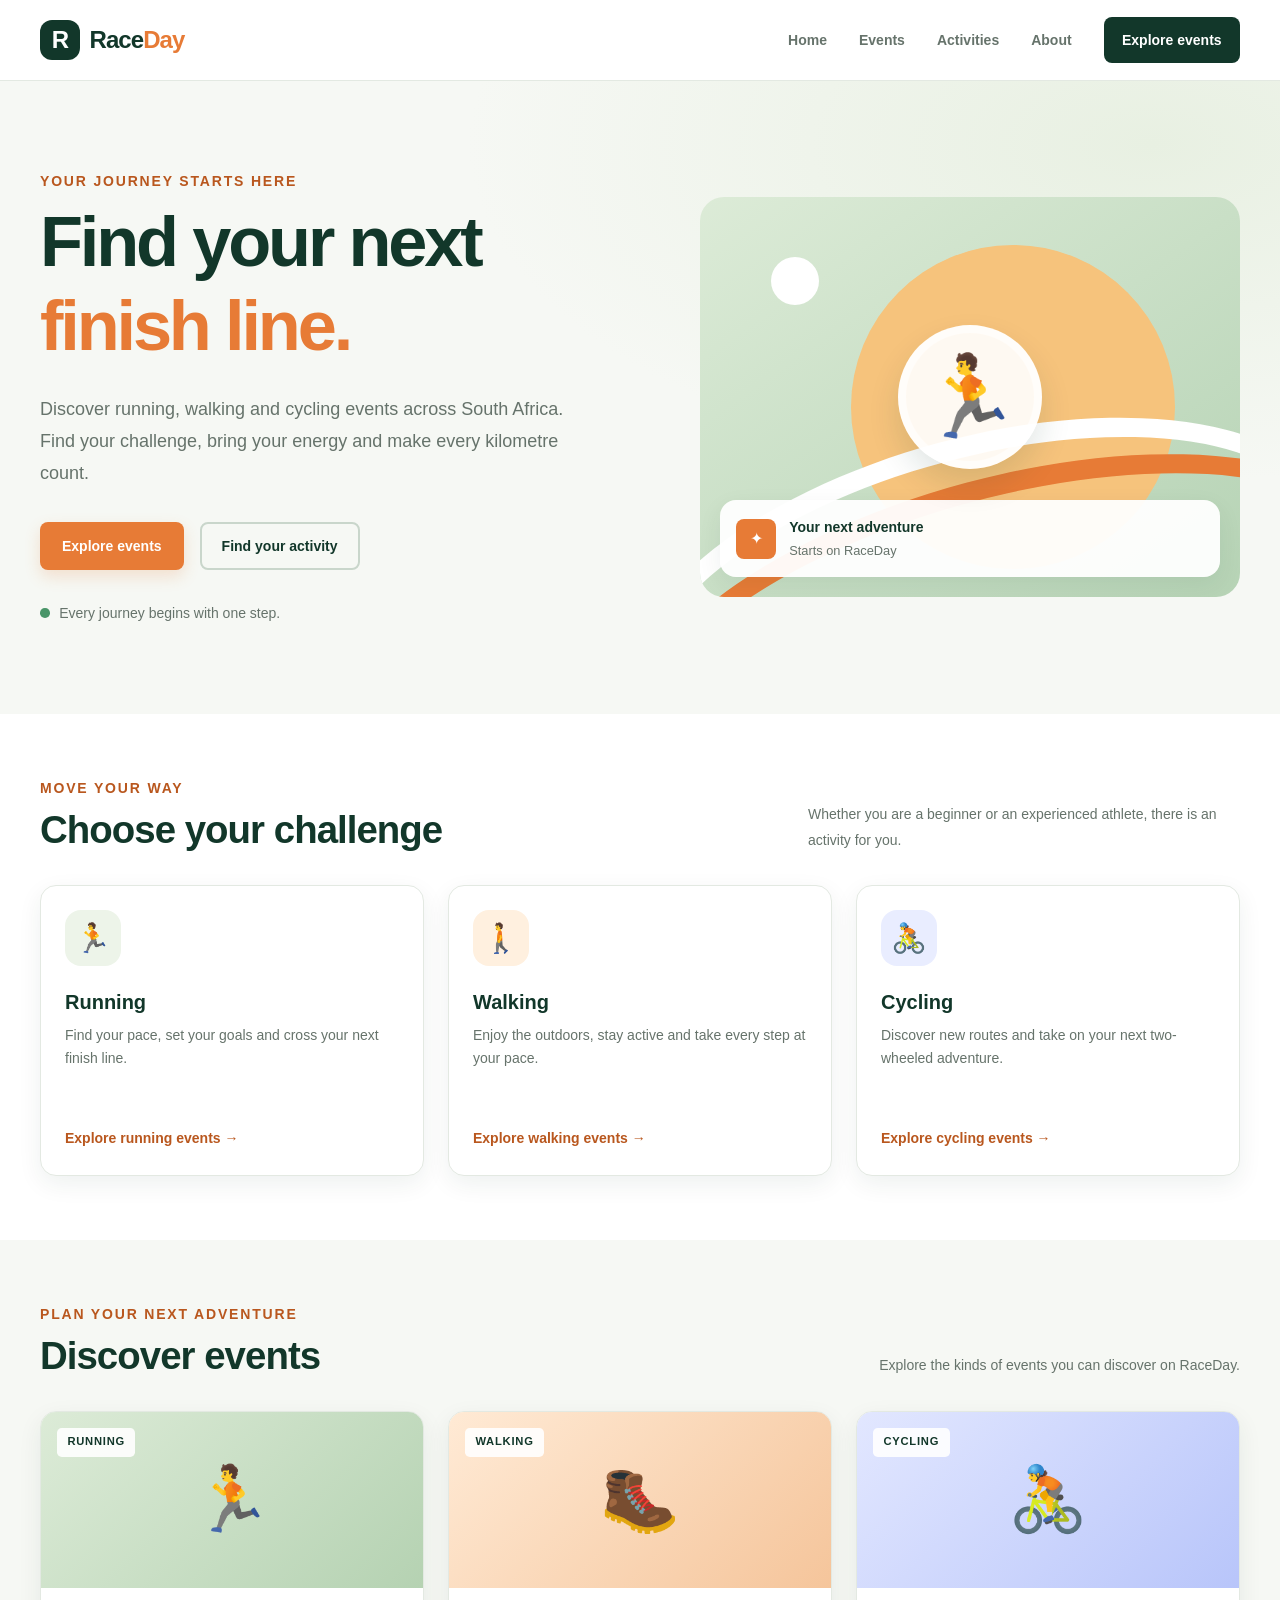
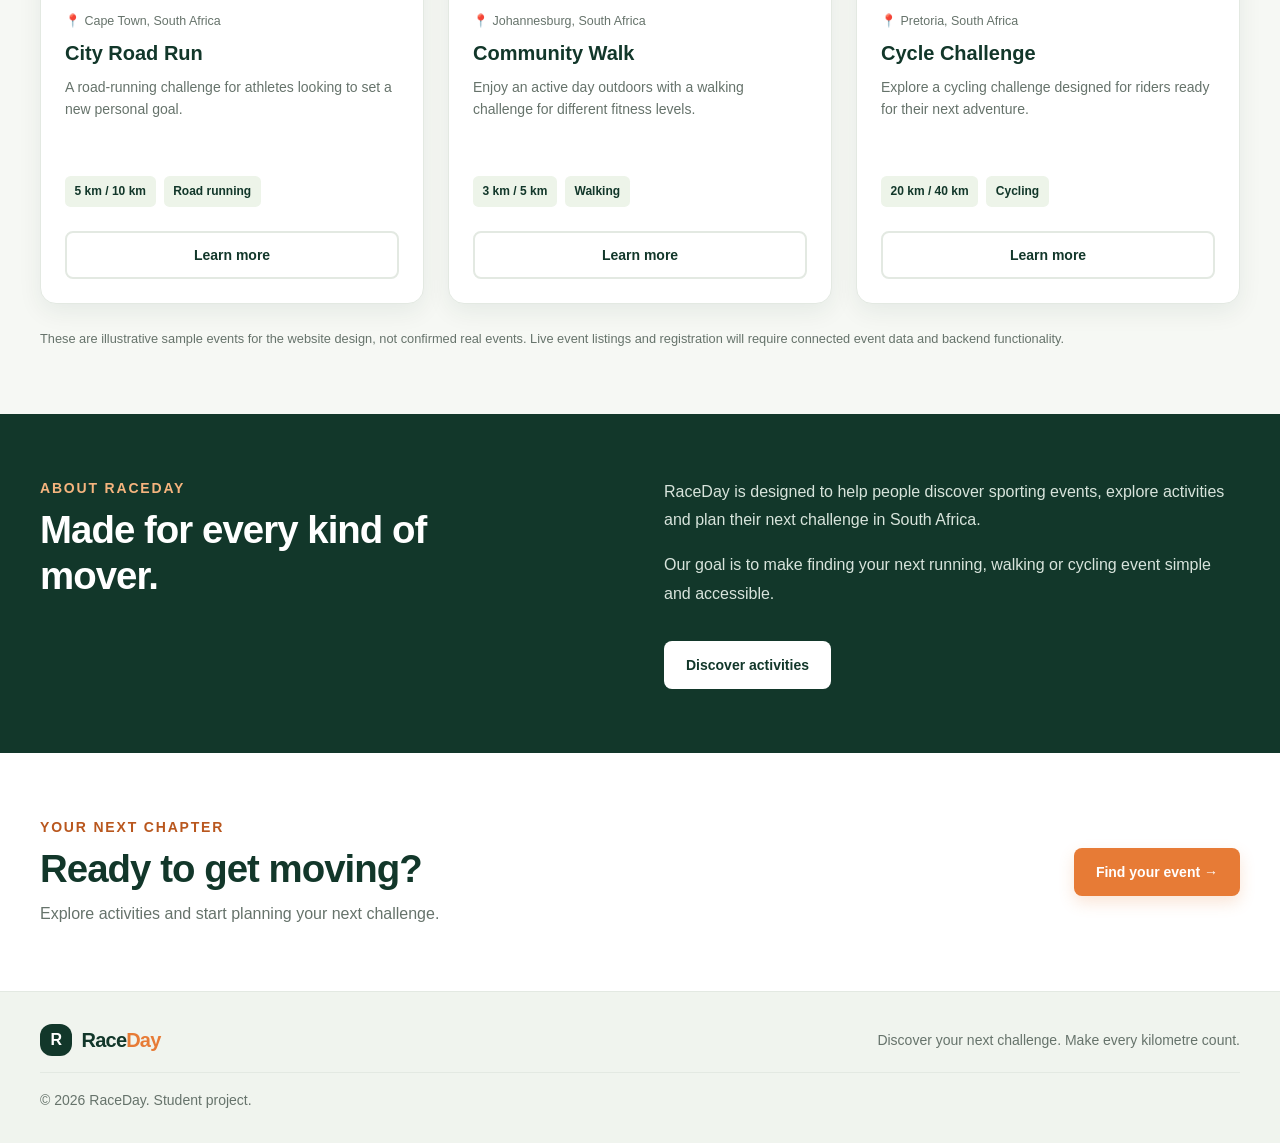
<file: index.html>
<!DOCTYPE html>
<html lang="en-ZA">
<head>
    <meta charset="UTF-8">
    <meta name="viewport" content="width=device-width, initial-scale=1.0">
    <meta name="description" content="Discover running, walking and cycling events across South Africa with RaceDay.">
    <meta name="theme-color" content="#12372A">
    <title>RaceDay | Find Your Next Event</title>

    <!-- External CSS stylesheet -->
    <link rel="stylesheet" href="style.css">
</head>

<body>
    <a class="skip-link" href="#main-content">Skip to main content</a>

    <header class="site-header">
        <div class="container header-inner">
            <a class="logo" href="#home" aria-label="RaceDay home">
                <span class="logo-icon" aria-hidden="true">R</span>
                <span>Race<span class="logo-accent">Day</span></span>
            </a>

            <nav class="main-nav" aria-label="Main navigation">
                <a href="#home">Home</a>
                <a href="#events">Events</a>
                <a href="#categories">Activities</a>
                <a href="#about">About</a>
                <a class="nav-cta" href="#events">Explore events</a>
            </nav>
        </div>
    </header>

    <main id="main-content">
        <!-- Hero section -->
        <section class="hero" id="home">
            <div class="container hero-grid">
                <div class="hero-content">
                    <p class="eyebrow">YOUR JOURNEY STARTS HERE</p>

                    <h1>Find your next <span>finish line.</span></h1>

                    <p class="hero-description">
                        Discover running, walking and cycling events
                        across South Africa. Find your challenge,
                        bring your energy and make every kilometre count.
                    </p>

                    <div class="hero-actions">
                        <a class="button button-primary" href="#events">
                            Explore events
                        </a>
                        <a class="button button-outline" href="#categories">
                            Find your activity
                        </a>
                    </div>

                    <div class="hero-note">
                        <span class="status-dot" aria-hidden="true"></span>
                        Every journey begins with one step.
                    </div>
                </div>

                <div class="hero-art" role="img"
                     aria-label="Illustration of a runner on a green and orange running track">
                    <div class="art-circle"></div>
                    <div class="art-sun"></div>
                    <div class="art-track track-one"></div>
                    <div class="art-track track-two"></div>
                    <div class="art-runner" aria-hidden="true">🏃</div>

                    <div class="art-label">
                        <span class="art-label-icon" aria-hidden="true">✦</span>
                        <span>
                            <strong>Your next adventure</strong>
                            <small>Starts on RaceDay</small>
                        </span>
                    </div>
                </div>
            </div>
        </section>

        <!-- Activity categories -->
        <section class="section categories-section" id="categories">
            <div class="container">
                <div class="section-heading">
                    <div>
                        <p class="eyebrow">MOVE YOUR WAY</p>
                        <h2>Choose your challenge</h2>
                    </div>
                    <p class="section-description">
                        Whether you are a beginner or an experienced athlete,
                        there is an activity for you.
                    </p>
                </div>

                <div class="category-grid">
                    <article class="category-card running-card">
                        <div class="category-icon" aria-hidden="true">🏃</div>
                        <h3>Running</h3>
                        <p>Find your pace, set your goals and cross your next finish line.</p>
                        <a href="#events" class="text-link">Explore running events →</a>
                    </article>

                    <article class="category-card walking-card">
                        <div class="category-icon" aria-hidden="true">🚶</div>
                        <h3>Walking</h3>
                        <p>Enjoy the outdoors, stay active and take every step at your pace.</p>
                        <a href="#events" class="text-link">Explore walking events →</a>
                    </article>

                    <article class="category-card cycling-card">
                        <div class="category-icon" aria-hidden="true">🚴</div>
                        <h3>Cycling</h3>
                        <p>Discover new routes and take on your next two-wheeled adventure.</p>
                        <a href="#events" class="text-link">Explore cycling events →</a>
                    </article>
                </div>
            </div>
        </section>

        <!-- Event discovery -->
        <section class="section events-section" id="events">
            <div class="container">
                <div class="section-heading">
                    <div>
                        <p class="eyebrow">PLAN YOUR NEXT ADVENTURE</p>
                        <h2>Discover events</h2>
                    </div>
                    <p class="section-description">
                        Explore the kinds of events you can discover on RaceDay.
                    </p>
                </div>

                <div class="event-grid">
                    <article class="event-card">
                        <div class="event-art event-art-run" aria-hidden="true">
                            <span>🏃</span>
                            <span class="event-tag">RUNNING</span>
                        </div>
                        <div class="event-details">
                            <p class="event-location">📍 Cape Town, South Africa</p>
                            <h3>City Road Run</h3>
                            <p>A road-running challenge for athletes looking to set a new personal goal.</p>
                            <div class="event-meta">
                                <span>5 km / 10 km</span>
                                <span>Road running</span>
                            </div>
                            <a class="button button-card" href="#about">Learn more</a>
                        </div>
                    </article>

                    <article class="event-card">
                        <div class="event-art event-art-walk" aria-hidden="true">
                            <span>🥾</span>
                            <span class="event-tag">WALKING</span>
                        </div>
                        <div class="event-details">
                            <p class="event-location">📍 Johannesburg, South Africa</p>
                            <h3>Community Walk</h3>
                            <p>Enjoy an active day outdoors with a walking challenge for different fitness levels.</p>
                            <div class="event-meta">
                                <span>3 km / 5 km</span>
                                <span>Walking</span>
                            </div>
                            <a class="button button-card" href="#about">Learn more</a>
                        </div>
                    </article>

                    <article class="event-card">
                        <div class="event-art event-art-cycle" aria-hidden="true">
                            <span>🚴</span>
                            <span class="event-tag">CYCLING</span>
                        </div>
                        <div class="event-details">
                            <p class="event-location">📍 Pretoria, South Africa</p>
                            <h3>Cycle Challenge</h3>
                            <p>Explore a cycling challenge designed for riders ready for their next adventure.</p>
                            <div class="event-meta">
                                <span>20 km / 40 km</span>
                                <span>Cycling</span>
                            </div>
                            <a class="button button-card" href="#about">Learn more</a>
                        </div>
                    </article>
                </div>

                <p class="demo-notice">
                    These are illustrative sample events for the website design,
                    not confirmed real events. Live event listings and registration
                    will require connected event data and backend functionality.
                </p>
            </div>
        </section>

        <!-- About section -->
        <section class="section about-section" id="about">
            <div class="container about-content">
                <div>
                    <p class="eyebrow">ABOUT RACEDAY</p>
                    <h2>Made for every kind of mover.</h2>
                </div>

                <div class="about-text">
                    <p>
                        RaceDay is designed to help people discover sporting
                        events, explore activities and plan their next challenge
                        in South Africa.
                    </p>
                    <p>
                        Our goal is to make finding your next running, walking
                        or cycling event simple and accessible.
                    </p>
                    <a class="button button-light" href="#events">Discover activities</a>
                </div>
            </div>
        </section>

        <!-- Call to action -->
        <section class="section final-cta">
            <div class="container final-cta-inner">
                <div>
                    <p class="eyebrow">YOUR NEXT CHAPTER</p>
                    <h2>Ready to get moving?</h2>
                    <p>Explore activities and start planning your next challenge.</p>
                </div>
                <a class="button button-primary" href="#events">Find your event →</a>
            </div>
        </section>
    </main>

    <footer class="site-footer">
        <div class="container footer-inner">
            <a class="logo footer-logo" href="#home">
                <span class="logo-icon" aria-hidden="true">R</span>
                <span>Race<span class="logo-accent">Day</span></span>
            </a>

            <p>Discover your next challenge. Make every kilometre count.</p>
            <p class="copyright">
                &copy; <span id="current-year">2026</span> RaceDay.
                Student project.
            </p>
        </div>
    </footer>
</body>
</html>
</file>
<file: style.css>
/* =========================================
   RaceDay Website
   External stylesheet: style.css
   ========================================= */

/* 1. CSS RESET */
*,
*::before,
*::after {
    box-sizing: border-box;
    margin: 0;
    padding: 0;
}

html {
    scroll-behavior: smooth;
    scroll-padding-top: 6rem;
}

body {
    font-family: Arial, Helvetica, sans-serif;
    font-size: 1rem;
    line-height: 1.6;
    color: #24352c;
    background-color: #ffffff;
}

img,
picture,
video {
    display: block;
    max-width: 100%;
    height: auto;
}

a {
    color: inherit;
    text-decoration: none;
}

button,
input,
select,
textarea {
    font: inherit;
}

button,
a {
    -webkit-tap-highlight-color: transparent;
}

:root {
    --color-primary: #12372a;
    --color-primary-light: #1d503b;
    --color-accent: #e77b36;
    --color-accent-dark: #b9571e;
    --color-text: #24352c;
    --color-muted: #66736b;
    --color-background: #f6f8f4;
    --color-white: #ffffff;
    --color-border: #e3e9e2;

    --font-small: 0.875rem;
    --font-body: 1rem;
    --font-subheading: 1.25rem;
    --font-heading: clamp(1.8rem, 3vw, 2.5rem);
    --font-hero: clamp(2.7rem, 5.5vw, 4.8rem);

    --space-1: 0.5rem;
    --space-2: 1rem;
    --space-3: 1.5rem;
    --space-4: 2rem;
    --space-5: 3rem;
    --space-6: 4rem;

    --radius-small: 0.5rem;
    --radius-medium: 1rem;
    --radius-large: 1.5rem;

    --shadow-card: 0 0.5rem 1.5rem rgb(18 55 42 / 7%);
    --shadow-hover: 0 1rem 2rem rgb(18 55 42 / 12%);
}

/* 2. SHARED LAYOUT */
.container {
    width: min(100% - 3rem, 75rem);
    margin-inline: auto;
}

.section {
    padding-block: var(--space-6);
}

.eyebrow {
    margin-bottom: var(--space-1);
    color: var(--color-accent-dark);
    font-size: var(--font-small);
    font-weight: 800;
    letter-spacing: 0.13em;
    line-height: 1.5;
}

h1,
h2,
h3 {
    color: var(--color-primary);
    line-height: 1.2;
}

h1 {
    font-size: var(--font-hero);
    font-weight: 800;
    letter-spacing: -0.045em;
}

h2 {
    font-size: var(--font-heading);
    font-weight: 800;
    letter-spacing: -0.025em;
}

h3 {
    font-size: var(--font-subheading);
}

p {
    overflow-wrap: break-word;
}

:focus-visible {
    outline: 3px solid var(--color-accent);
    outline-offset: 4px;
}

.skip-link {
    position: absolute;
    top: -5rem;
    left: 1rem;
    z-index: 1000;
    padding: 0.75rem 1rem;
    color: var(--color-white);
    background: var(--color-primary);
    border-radius: var(--radius-small);
}

.skip-link:focus {
    top: 1rem;
}

/* 3. HEADER AND NAVIGATION */
.site-header {
    position: sticky;
    top: 0;
    z-index: 100;
    background-color: rgb(255 255 255 / 96%);
    border-bottom: 1px solid var(--color-border);
    backdrop-filter: blur(12px);
}

.header-inner {
    display: flex;
    min-height: 5rem;
    align-items: center;
    justify-content: space-between;
    gap: var(--space-3);
}

.logo {
    display: inline-flex;
    flex-shrink: 0;
    align-items: center;
    gap: 0.6rem;
    color: var(--color-primary);
    font-size: 1.5rem;
    font-weight: 800;
    letter-spacing: -0.04em;
}

.logo-icon {
    display: grid;
    width: 2.5rem;
    height: 2.5rem;
    place-items: center;
    color: var(--color-white);
    background-color: var(--color-primary);
    border-radius: 0.75rem;
}

.logo-accent {
    color: var(--color-accent);
}

.main-nav {
    display: flex;
    align-items: center;
    justify-content: flex-end;
    gap: clamp(1rem, 2.5vw, 2rem);
}

.main-nav a {
    color: var(--color-muted);
    font-size: var(--font-small);
    font-weight: 700;
    transition: color 180ms ease, background-color 180ms ease;
}

.main-nav a:not(.nav-cta):hover {
    color: var(--color-accent-dark);
}

.main-nav .nav-cta {
    padding: 0.75rem 1.15rem;
    color: var(--color-white);
    background-color: var(--color-primary);
    border-radius: var(--radius-small);
}

.main-nav .nav-cta:hover {
    background-color: var(--color-primary-light);
}

/* 4. BUTTONS */
.button {
    display: inline-flex;
    min-height: 3rem;
    align-items: center;
    justify-content: center;
    padding: 0.8rem 1.25rem;
    border: 2px solid transparent;
    border-radius: var(--radius-small);
    font-size: var(--font-small);
    font-weight: 800;
    line-height: 1.3;
    text-align: center;
    cursor: pointer;
    transition:
        transform 180ms ease,
        background-color 180ms ease,
        color 180ms ease,
        box-shadow 180ms ease;
}

.button:hover {
    transform: translateY(-2px);
}

.button-primary {
    color: var(--color-white);
    background-color: var(--color-accent);
    box-shadow: 0 0.4rem 1rem rgb(231 123 54 / 20%);
}

.button-primary:hover {
    background-color: var(--color-accent-dark);
    box-shadow: var(--shadow-card);
}

.button-outline {
    color: var(--color-primary);
    background-color: transparent;
    border-color: #c9d6cb;
}

.button-outline:hover {
    background-color: var(--color-white);
    border-color: var(--color-primary);
}

.button-light {
    color: var(--color-primary);
    background-color: var(--color-white);
}

.button-light:hover {
    background-color: #edf2eb;
}

/* 5. HERO SECTION */
.hero {
    overflow: hidden;
    padding-block: clamp(3rem, 7vw, 6rem);
    background:
        radial-gradient(ellipse at 90% 10%, #e8f0e2 0, transparent 42%),
        var(--color-background);
}

.hero-grid {
    display: grid;
    grid-template-columns: 1.05fr 0.95fr;
    align-items: center;
    gap: clamp(2rem, 5vw, 5rem);
}

.hero-content {
    max-width: 39rem;
}

.hero-content h1 span {
    display: block;
    color: var(--color-accent);
}

.hero-description {
    max-width: 34rem;
    margin-top: var(--space-3);
    color: var(--color-muted);
    font-size: clamp(1rem, 1.5vw, 1.125rem);
    line-height: 1.8;
}

.hero-actions {
    display: flex;
    flex-wrap: wrap;
    gap: var(--space-2);
    margin-top: var(--space-4);
}

.hero-note {
    display: flex;
    align-items: center;
    gap: 0.6rem;
    margin-top: var(--space-4);
    color: var(--color-muted);
    font-size: var(--font-small);
}

.status-dot {
    width: 0.6rem;
    height: 0.6rem;
    flex: 0 0 auto;
    background-color: #499568;
    border-radius: 50%;
}

/* Decorative illustration built with CSS */
.hero-art {
    position: relative;
    display: grid;
    min-height: 25rem;
    overflow: hidden;
    place-items: center;
    isolation: isolate;
    background: linear-gradient(145deg, #dcebd7, #b6d3b5);
    border-radius: var(--radius-large);
}

.art-circle {
    position: absolute;
    top: 12%;
    right: 12%;
    z-index: -1;
    width: 60%;
    aspect-ratio: 1;
    background-color: #f6c37c;
    border-radius: 50%;
}

.art-sun {
    position: absolute;
    top: 15%;
    left: 13%;
    width: 3rem;
    aspect-ratio: 1;
    background-color: #ffffff;
    border-radius: 50%;
}

.art-track {
    position: absolute;
    right: -20%;
    bottom: -45%;
    width: 135%;
    height: 85%;
    border: 1.3rem solid #ffffff;
    border-radius: 50%;
    transform: rotate(-15deg);
}

.track-two {
    right: -30%;
    bottom: -55%;
    width: 145%;
    border-color: var(--color-accent);
}

.art-runner {
    position: relative;
    z-index: 2;
    display: grid;
    width: 9rem;
    height: 9rem;
    place-items: center;
    background-color: rgb(255 255 255 / 90%);
    border: 0.5rem solid rgb(255 255 255 / 60%);
    border-radius: 50%;
    font-size: 5rem;
    box-shadow: var(--shadow-hover);
}

.art-label {
    position: absolute;
    right: 1.25rem;
    bottom: 1.25rem;
    left: 1.25rem;
    display: flex;
    align-items: center;
    gap: 0.8rem;
    padding: 1rem;
    background-color: rgb(255 255 255 / 95%);
    border-radius: var(--radius-medium);
    box-shadow: var(--shadow-card);
}

.art-label-icon {
    display: grid;
    width: 2.5rem;
    height: 2.5rem;
    flex: 0 0 auto;
    place-items: center;
    color: var(--color-white);
    background-color: var(--color-accent);
    border-radius: var(--radius-small);
}

.art-label strong,
.art-label small {
    display: block;
}

.art-label strong {
    color: var(--color-primary);
    font-size: var(--font-small);
}

.art-label small {
    margin-top: 0.15rem;
    color: var(--color-muted);
    font-size: 0.8rem;
}

/* 6. SECTION HEADINGS */
.section-heading {
    display: flex;
    align-items: flex-end;
    justify-content: space-between;
    gap: var(--space-3);
    margin-bottom: var(--space-4);
}

.section-description {
    max-width: 27rem;
    color: var(--color-muted);
    font-size: var(--font-small);
    line-height: 1.8;
}

/* 7. ACTIVITY CATEGORY CARDS */
.category-grid {
    display: grid;
    grid-template-columns: repeat(3, minmax(0, 1fr));
    gap: var(--space-3);
}

.category-card {
    padding: var(--space-3);
    background-color: var(--color-white);
    border: 1px solid var(--color-border);
    border-radius: var(--radius-medium);
    box-shadow: var(--shadow-card);
    transition: transform 180ms ease, box-shadow 180ms ease;
}

.category-card:hover {
    transform: translateY(-4px);
    box-shadow: var(--shadow-hover);
}

.category-icon {
    display: grid;
    width: 3.5rem;
    height: 3.5rem;
    place-items: center;
    margin-bottom: var(--space-3);
    background-color: #edf4e9;
    border-radius: var(--radius-medium);
    font-size: 1.8rem;
}

.walking-card .category-icon {
    background-color: #fff0df;
}

.cycling-card .category-icon {
    background-color: #e9edff;
}

.category-card h3 {
    margin-bottom: 0.65rem;
}

.category-card p {
    min-height: 4.8rem;
    margin-bottom: var(--space-3);
    color: var(--color-muted);
    font-size: var(--font-small);
}

.text-link {
    display: inline-block;
    color: var(--color-accent-dark);
    font-size: var(--font-small);
    font-weight: 800;
}

.text-link:hover {
    color: var(--color-primary);
    text-decoration: underline;
    text-underline-offset: 0.2em;
}

/* 8. EVENT CARDS */
.events-section {
    background-color: var(--color-background);
}

.event-grid {
    display: grid;
    grid-template-columns: repeat(3, minmax(0, 1fr));
    gap: var(--space-3);
}

.event-card {
    overflow: hidden;
    background-color: var(--color-white);
    border: 1px solid var(--color-border);
    border-radius: var(--radius-medium);
    box-shadow: var(--shadow-card);
    transition: transform 180ms ease, box-shadow 180ms ease;
}

.event-card:hover {
    transform: translateY(-4px);
    box-shadow: var(--shadow-hover);
}

.event-art {
    position: relative;
    display: grid;
    min-height: 11rem;
    place-items: center;
}

.event-art > span:first-child {
    font-size: 4rem;
    transition: transform 180ms ease;
}

.event-card:hover .event-art > span:first-child {
    transform: scale(1.08);
}

.event-art-run {
    background: linear-gradient(135deg, #dcebd7, #b5d2b2);
}

.event-art-walk {
    background: linear-gradient(135deg, #ffead5, #f5c59b);
}

.event-art-cycle {
    background: linear-gradient(135deg, #e2e7ff, #b8c5fa);
}

.event-tag {
    position: absolute;
    top: 1rem;
    left: 1rem;
    padding: 0.35rem 0.65rem;
    color: var(--color-primary);
    background-color: rgb(255 255 255 / 90%);
    border-radius: 0.3rem;
    font-size: 0.7rem;
    font-weight: 800;
    letter-spacing: 0.07em;
}

.event-details {
    padding: var(--space-3);
}

.event-location {
    margin-bottom: 0.6rem;
    color: var(--color-muted);
    font-size: 0.78rem;
}

.event-details h3 {
    margin-bottom: 0.65rem;
}

.event-details > p:not(.event-location) {
    min-height: 4.8rem;
    color: var(--color-muted);
    font-size: var(--font-small);
}

.event-meta {
    display: flex;
    flex-wrap: wrap;
    gap: 0.5rem;
    margin-block: var(--space-3);
}

.event-meta span {
    padding: 0.35rem 0.6rem;
    color: var(--color-primary);
    background-color: #edf4e9;
    border-radius: 0.35rem;
    font-size: 0.75rem;
    font-weight: 700;
}

.button-card {
    width: 100%;
    color: var(--color-primary);
    background-color: var(--color-white);
    border-color: var(--color-border);
}

.button-card:hover {
    color: var(--color-white);
    background-color: var(--color-primary);
    border-color: var(--color-primary);
}

.demo-notice {
    margin-top: var(--space-3);
    color: var(--color-muted);
    font-size: 0.8rem;
    line-height: 1.7;
}

/* 9. ABOUT SECTION */
.about-section {
    color: var(--color-white);
    background-color: var(--color-primary);
}

.about-content {
    display: grid;
    grid-template-columns: 1fr 1fr;
    align-items: start;
    gap: var(--space-5);
}

.about-section .eyebrow {
    color: #f5b47e;
}

.about-section h2 {
    max-width: 30rem;
    color: var(--color-white);
}

.about-text p {
    margin-bottom: var(--space-2);
    color: #d8e4dc;
    line-height: 1.8;
}

.about-text .button {
    margin-top: var(--space-2);
}

/* 10. FINAL CALL TO ACTION */
.final-cta-inner {
    display: flex;
    align-items: center;
    justify-content: space-between;
    gap: var(--space-3);
}

.final-cta h2 {
    margin-bottom: 0.6rem;
}

.final-cta p:not(.eyebrow) {
    color: var(--color-muted);
}

/* 11. FOOTER */
.site-footer {
    padding-block: var(--space-4);
    background-color: #f0f4ee;
    border-top: 1px solid var(--color-border);
}

.footer-inner {
    display: flex;
    flex-wrap: wrap;
    align-items: center;
    justify-content: space-between;
    gap: var(--space-2);
}

.footer-logo {
    font-size: 1.25rem;
}

.footer-logo .logo-icon {
    width: 2rem;
    height: 2rem;
    font-size: 1rem;
}

.footer-inner > p {
    color: var(--color-muted);
    font-size: var(--font-small);
}

.copyright {
    width: 100%;
    padding-top: var(--space-2);
    border-top: 1px solid var(--color-border);
}

/* 12. TABLET BREAKPOINT */
@media (max-width: 900px) {
    .container {
        width: min(100% - 2.5rem, 75rem);
    }

    .hero-grid {
        grid-template-columns: 1fr 0.85fr;
        gap: var(--space-3);
    }

    .hero-art {
        min-height: 22rem;
    }

    .category-grid,
    .event-grid {
        grid-template-columns: repeat(2, minmax(0, 1fr));
    }

    .category-card:last-child,
    .event-card:last-child {
        grid-column: 1 / -1;
    }

    .category-card p,
    .event-details > p:not(.event-location) {
        min-height: auto;
    }

    .main-nav {
        gap: 1rem;
    }

    .section {
        padding-block: 3.5rem;
    }
}

/* 13. MOBILE BREAKPOINT */
@media (max-width: 600px) {
    html {
        scroll-padding-top: 8rem;
    }

    .container {
        width: calc(100% - 2rem);
    }

    .header-inner {
        min-height: auto;
        align-items: flex-start;
        flex-direction: column;
        gap: 0.75rem;
        padding-block: 0.75rem;
    }

    .main-nav {
        width: 100%;
        justify-content: flex-start;
        flex-wrap: wrap;
        gap: 0.6rem 1rem;
    }

    .main-nav a {
        font-size: 0.8rem;
    }

    .main-nav .nav-cta {
        padding: 0.5rem 0.75rem;
    }

    .section {
        padding-block: 2.75rem;
    }

    .hero {
        padding-block: 3rem;
    }

    .hero-grid {
        grid-template-columns: 1fr;
        gap: var(--space-4);
    }

    .hero-content h1 {
        font-size: clamp(2.5rem, 11vw, 3.5rem);
    }

    .hero-description {
        font-size: 1rem;
    }

    .hero-actions {
        align-items: stretch;
        flex-direction: column;
    }

    .hero-actions .button {
        width: 100%;
    }

    .hero-art {
        min-height: 19rem;
    }

    .art-runner {
        width: 7rem;
        height: 7rem;
        font-size: 4rem;
    }

    .section-heading {
        align-items: flex-start;
        flex-direction: column;
        gap: 0.75rem;
    }

    .category-grid,
    .event-grid {
        grid-template-columns: 1fr;
    }

    .category-card:last-child,
    .event-card:last-child {
        grid-column: auto;
    }

    .category-card p {
        margin-bottom: var(--space-2);
    }

    .event-art {
        min-height: 10rem;
    }

    .about-content {
        grid-template-columns: 1fr;
        gap: var(--space-3);
    }

    .final-cta-inner {
        align-items: flex-start;
        flex-direction: column;
    }

    .final-cta-inner .button {
        width: 100%;
    }

    .footer-inner {
        align-items: flex-start;
        flex-direction: column;
    }

    .copyright {
        margin-top: 0.5rem;
    }
}

/* 14. SMALL MOBILE SCREENS */
@media (max-width: 360px) {
    .container {
        width: calc(100% - 1.5rem);
    }

    .logo {
        font-size: 1.3rem;
    }

    .main-nav {
        gap: 0.5rem 0.75rem;
    }

    .main-nav a {
        font-size: 0.75rem;
    }

    .hero-content h1 {
        font-size: 2.35rem;
    }

    .category-card,
    .event-details {
        padding: 1rem;
    }
}

/* 15. REDUCED MOTION ACCESSIBILITY */
@media (prefers-reduced-motion: reduce) {
    *,
    *::before,
    *::after {
        scroll-behavior: auto !important;
        transition-duration: 0.01ms !important;
        animation-duration: 0.01ms !important;
        animation-iteration-count: 1 !important;
    }
}
</file>
